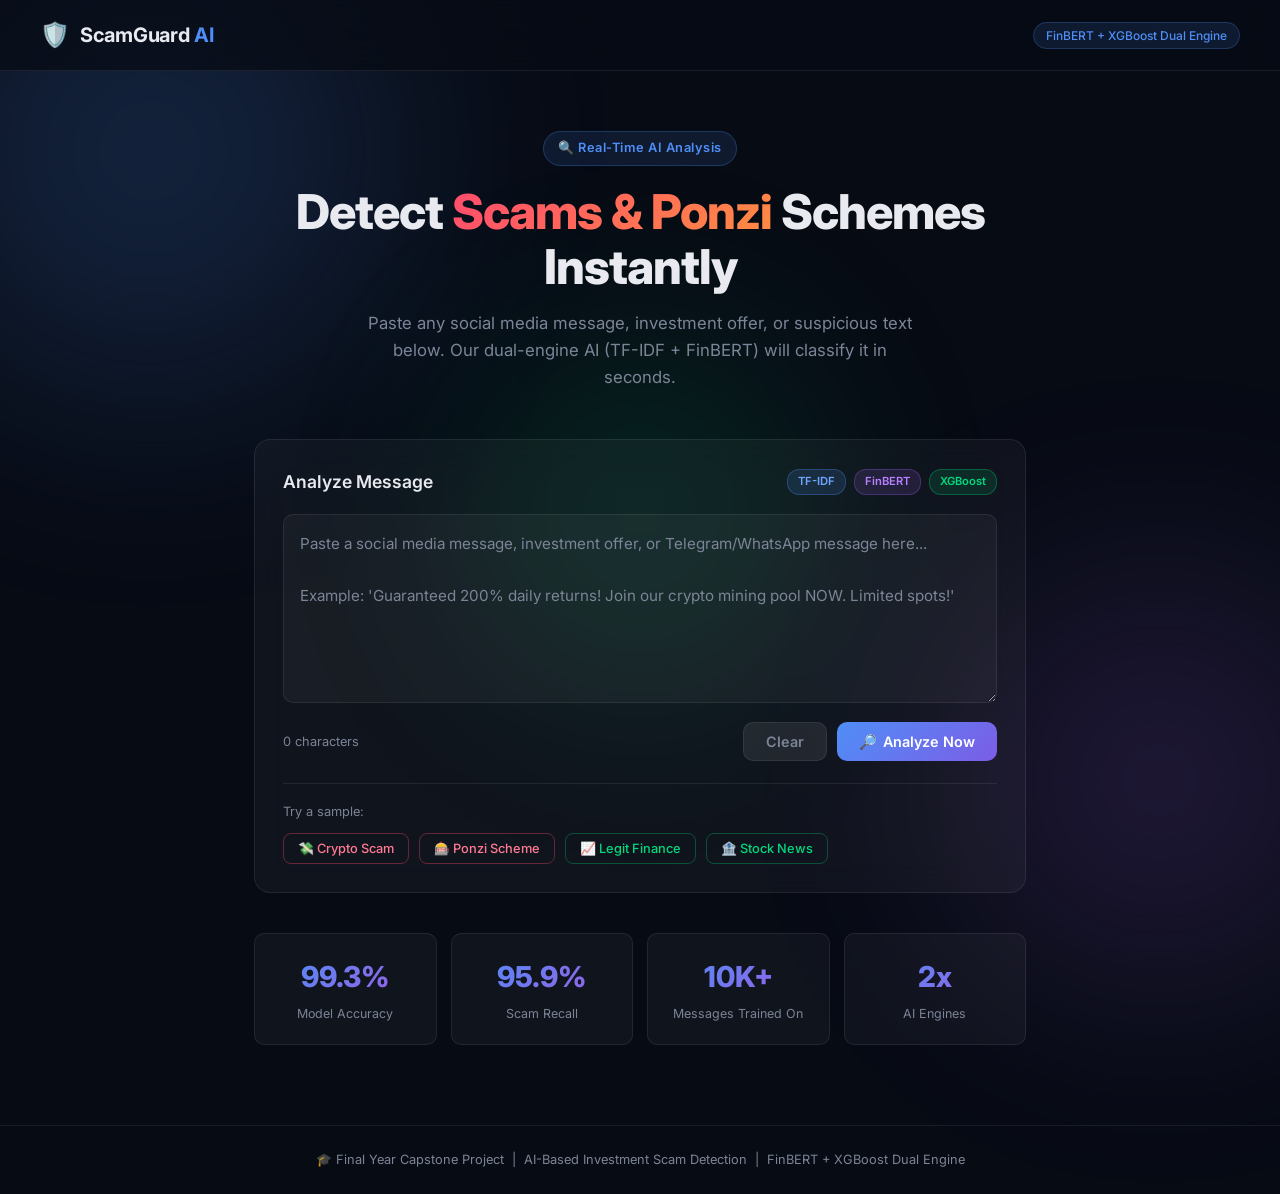
<file: frontend/index.html>
<!DOCTYPE html>
<html lang="en">
<head>
  <meta charset="UTF-8" />
  <meta name="viewport" content="width=device-width, initial-scale=1.0" />
  <title>ScamGuard AI — Investment Scam & Ponzi Detection</title>
  <meta name="description" content="AI-powered system that detects investment scams and Ponzi schemes in social media messages using NLP and machine learning." />
  <link rel="preconnect" href="https://fonts.googleapis.com" />
  <link href="https://fonts.googleapis.com/css2?family=Inter:wght@300;400;500;600;700;800&display=swap" rel="stylesheet" />
  <link rel="stylesheet" href="style.css" />
</head>
<body>

  <!-- Background animated particles -->
  <div class="bg-orb orb1"></div>
  <div class="bg-orb orb2"></div>
  <div class="bg-orb orb3"></div>

  <!-- Header -->
  <header class="header">
    <div class="logo">
      <span class="logo-icon">🛡️</span>
      <span class="logo-text">ScamGuard <span class="logo-ai">AI</span></span>
    </div>
    <nav class="header-nav">
      <span class="nav-badge">FinBERT + XGBoost Dual Engine</span>
    </nav>
  </header>

  <!-- Hero Section -->
  <main class="main">
    <section class="hero">
      <div class="hero-tag">🔍 Real-Time AI Analysis</div>
      <h1 class="hero-title">Detect <span class="gradient-text">Scams & Ponzi</span> Schemes Instantly</h1>
      <p class="hero-subtitle">
        Paste any social media message, investment offer, or suspicious text below.
        Our dual-engine AI (TF-IDF + FinBERT) will classify it in seconds.
      </p>
    </section>

    <!-- Main Card -->
    <div class="card">
      <div class="card-header">
        <h2 class="card-title">Analyze Message</h2>
        <div class="model-badges">
          <span class="badge badge-blue">TF-IDF</span>
          <span class="badge badge-purple">FinBERT</span>
          <span class="badge badge-green">XGBoost</span>
        </div>
      </div>

      <textarea
        id="messageInput"
        class="message-input"
        placeholder="Paste a social media message, investment offer, or Telegram/WhatsApp message here...&#10;&#10;Example: 'Guaranteed 200% daily returns! Join our crypto mining pool NOW. Limited spots!'"
        rows="6"
      ></textarea>

      <div class="input-footer">
        <span id="charCount" class="char-count">0 characters</span>
        <div class="action-buttons">
          <button id="clearBtn" class="btn btn-secondary" onclick="clearInput()">Clear</button>
          <button id="analyzeBtn" class="btn btn-primary" onclick="analyzeText()">
            <span class="btn-icon">🔎</span>
            <span class="btn-text">Analyze Now</span>
          </button>
        </div>
      </div>

      <!-- Sample Messages -->
      <div class="samples">
        <p class="samples-title">Try a sample:</p>
        <div class="samples-grid">
          <button class="sample-btn scam-sample" onclick="loadSample('scam1')">💸 Crypto Scam</button>
          <button class="sample-btn scam-sample" onclick="loadSample('scam2')">🎰 Ponzi Scheme</button>
          <button class="sample-btn legit-sample" onclick="loadSample('legit1')">📈 Legit Finance</button>
          <button class="sample-btn legit-sample" onclick="loadSample('legit2')">🏦 Stock News</button>
        </div>
      </div>
    </div>

    <!-- Result Card -->
    <div id="resultCard" class="result-card hidden">

      <!-- Loading state -->
      <div id="loadingState" class="loading-state">
        <div class="spinner"></div>
        <p>Running dual-engine AI analysis…</p>
      </div>

      <!-- Result state -->
      <div id="resultState" class="result-state hidden">
        <div id="resultBanner" class="result-banner">
          <div class="result-icon-wrap">
            <span id="resultIcon" class="result-icon">?</span>
          </div>
          <div class="result-text">
            <h3 id="resultLabel" class="result-label">-</h3>
            <p id="resultSubtitle" class="result-subtitle">-</p>
          </div>
          <div id="riskBadge" class="risk-badge">-</div>
        </div>

        <!-- Probability Bar -->
        <div class="prob-section">
          <div class="prob-labels">
            <span>Legitimate</span>
            <span>Scam Probability: <strong id="probValue">0%</strong></span>
          </div>
          <div class="prob-bar-bg">
            <div id="probBar" class="prob-bar" style="width: 0%"></div>
          </div>
        </div>

        <!-- Indicator grid -->
        <div class="indicator-grid">
          <div class="indicator-box">
            <div class="indicator-label">AI Confidence</div>
            <div id="confValue" class="indicator-value">—</div>
          </div>
          <div class="indicator-box">
            <div class="indicator-label">Risk Level</div>
            <div id="riskValue" class="indicator-value">—</div>
          </div>
          <div class="indicator-box">
            <div class="indicator-label">Model Engine</div>
            <div class="indicator-value">TF-IDF + FinBERT</div>
          </div>
        </div>

        <button class="btn btn-secondary analyze-another" onclick="reset()">Analyze Another</button>

      </div>
    </div>

    <!-- Stats Row -->
    <section class="stats">
      <div class="stat-card">
        <div class="stat-value">99.3%</div>
        <div class="stat-label">Model Accuracy</div>
      </div>
      <div class="stat-card">
        <div class="stat-value">95.9%</div>
        <div class="stat-label">Scam Recall</div>
      </div>
      <div class="stat-card">
        <div class="stat-value">10K+</div>
        <div class="stat-label">Messages Trained On</div>
      </div>
      <div class="stat-card">
        <div class="stat-value">2x</div>
        <div class="stat-label">AI Engines</div>
      </div>
    </section>

  </main>

  <!-- Footer -->
  <footer class="footer">
    <p>🎓 Final Year Capstone Project &nbsp;|&nbsp; AI-Based Investment Scam Detection &nbsp;|&nbsp; FinBERT + XGBoost Dual Engine</p>
  </footer>

  <script src="app.js"></script>
</body>
</html>
</file>
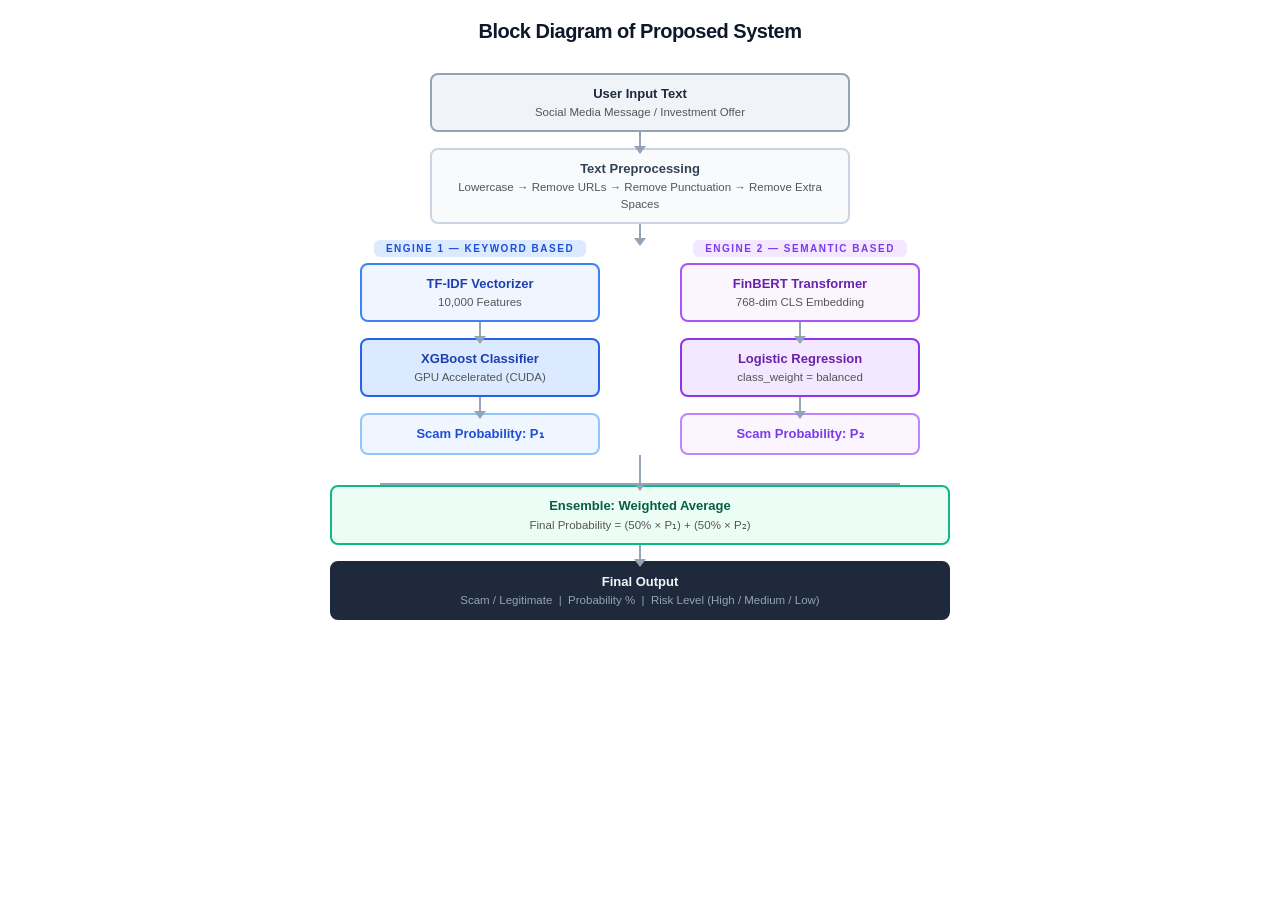
<file: presentation/block_diagram.html>
<!DOCTYPE html>
<html lang="en">

<head>
    <meta charset="UTF-8" />
    <title>Block Diagram</title>
    <style>
        * {
            margin: 0;
            padding: 0;
            box-sizing: border-box;
        }

        body {
            background: #ffffff;
            display: flex;
            justify-content: center;
            align-items: flex-start;
            min-height: 100vh;
            font-family: 'Segoe UI', Tahoma, Geneva, Verdana, sans-serif;
        }

        .diagram {
            display: flex;
            flex-direction: column;
            align-items: center;
            gap: 0;
            padding: 20px 30px;
            width: 1100px;
        }

        .box {
            border-radius: 8px;
            padding: 10px 22px;
            text-align: center;
            font-size: 13px;
            font-weight: 600;
            width: 420px;
            border: 2px solid;
            line-height: 1.4;
        }

        .box-sub {
            font-weight: 400;
            font-size: 11.5px;
            color: #555;
            margin-top: 1px;
        }

        .box-input {
            background: #f0f4f8;
            border-color: #94a3b8;
            color: #1e293b;
        }

        .box-preprocess {
            background: #f8fafc;
            border-color: #cbd5e1;
            color: #334155;
        }

        .box-tfidf {
            background: #eff6ff;
            border-color: #3b82f6;
            color: #1e40af;
        }

        .box-xgb {
            background: #dbeafe;
            border-color: #2563eb;
            color: #1e40af;
        }

        .box-p1 {
            background: #eff6ff;
            border-color: #93c5fd;
            color: #1d4ed8;
        }

        .box-finbert {
            background: #faf5ff;
            border-color: #a855f7;
            color: #6b21a8;
        }

        .box-lr {
            background: #f3e8ff;
            border-color: #9333ea;
            color: #6b21a8;
        }

        .box-p2 {
            background: #faf5ff;
            border-color: #c084fc;
            color: #7c3aed;
        }

        .box-ensemble {
            background: #ecfdf5;
            border-color: #10b981;
            color: #065f46;
            width: 620px;
        }

        .box-output {
            background: #1e293b;
            border-color: #1e293b;
            color: #f1f5f9;
            width: 620px;
        }

        .arrow {
            width: 2px;
            height: 16px;
            background: #94a3b8;
            position: relative;
        }

        .arrow::after {
            content: '';
            position: absolute;
            bottom: -6px;
            left: -5px;
            border-left: 6px solid transparent;
            border-right: 6px solid transparent;
            border-top: 8px solid #94a3b8;
        }

        .split-row {
            display: flex;
            gap: 80px;
            align-items: flex-start;
        }

        .engine-col {
            display: flex;
            flex-direction: column;
            align-items: center;
            gap: 0;
        }

        .engine-label {
            font-size: 10px;
            font-weight: 700;
            text-transform: uppercase;
            letter-spacing: 1.5px;
            margin-bottom: 6px;
            padding: 3px 12px;
            border-radius: 6px;
        }

        .engine-label-blue {
            background: #dbeafe;
            color: #1d4ed8;
        }

        .engine-label-purple {
            background: #f3e8ff;
            color: #7c3aed;
        }

        .merge-lines {
            display: flex;
            align-items: flex-end;
            gap: 0;
            height: 30px;
            position: relative;
            width: 520px;
        }

        .merge-left,
        .merge-right {
            flex: 1;
            height: 100%;
            border-bottom: 2px solid #94a3b8;
        }

        .merge-left {
            border-right: 2px solid #94a3b8;
            border-bottom-right-radius: 0;
        }

        .merge-right {
            border-left: none;
        }

        .merge-center {
            position: absolute;
            bottom: -6px;
            left: 50%;
            transform: translateX(-50%);
            width: 0;
            height: 0;
            border-left: 6px solid transparent;
            border-right: 6px solid transparent;
            border-top: 8px solid #94a3b8;
        }

        .merge-vert {
            position: absolute;
            bottom: 0;
            left: 50%;
            width: 2px;
            height: 2px;
            background: #94a3b8;
        }

        .title-text {
            font-size: 20px;
            font-weight: 700;
            color: #0f172a;
            margin-bottom: 30px;
            letter-spacing: -0.5px;
        }
    </style>
</head>

<body>
    <div class="diagram">

        <div class="title-text">Block Diagram of Proposed System</div>

        <!-- Input -->
        <div class="box box-input">
            User Input Text
            <div class="box-sub">Social Media Message / Investment Offer</div>
        </div>
        <div class="arrow"></div>

        <!-- Preprocessing -->
        <div class="box box-preprocess">
            Text Preprocessing
            <div class="box-sub">Lowercase → Remove URLs → Remove Punctuation → Remove Extra Spaces</div>
        </div>
        <div class="arrow"></div>

        <!-- Split into 2 engines -->
        <div class="split-row">
            <!-- Engine 1 -->
            <div class="engine-col">
                <div class="engine-label engine-label-blue">Engine 1 — Keyword Based</div>
                <div class="box box-tfidf" style="width:240px;">
                    TF-IDF Vectorizer
                    <div class="box-sub">10,000 Features</div>
                </div>
                <div class="arrow"></div>
                <div class="box box-xgb" style="width:240px;">
                    XGBoost Classifier
                    <div class="box-sub">GPU Accelerated (CUDA)</div>
                </div>
                <div class="arrow"></div>
                <div class="box box-p1" style="width:240px;">
                    Scam Probability: P₁
                </div>
            </div>

            <!-- Engine 2 -->
            <div class="engine-col">
                <div class="engine-label engine-label-purple">Engine 2 — Semantic Based</div>
                <div class="box box-finbert" style="width:240px;">
                    FinBERT Transformer
                    <div class="box-sub">768-dim CLS Embedding</div>
                </div>
                <div class="arrow"></div>
                <div class="box box-lr" style="width:240px;">
                    Logistic Regression
                    <div class="box-sub">class_weight = balanced</div>
                </div>
                <div class="arrow"></div>
                <div class="box box-p2" style="width:240px;">
                    Scam Probability: P₂
                </div>
            </div>
        </div>

        <!-- Merge arrows -->
        <div class="merge-lines">
            <div class="merge-left"></div>
            <div class="merge-right"></div>
            <div class="merge-center"></div>
            <div class="merge-vert"></div>
        </div>

        <!-- Ensemble -->
        <div class="box box-ensemble">
            Ensemble: Weighted Average
            <div class="box-sub">Final Probability = (50% × P₁) + (50% × P₂)</div>
        </div>
        <div class="arrow"></div>

        <!-- Output -->
        <div class="box box-output">
            Final Output
            <div class="box-sub" style="color:#94a3b8;">Scam / Legitimate &nbsp;|&nbsp; Probability % &nbsp;|&nbsp; Risk
                Level (High / Medium / Low)</div>
        </div>

    </div>
</body>

</html>
</file>
<file: frontend/style.css>
/* === RESET & BASE === */
*, *::before, *::after { box-sizing: border-box; margin: 0; padding: 0; }

:root {
  --bg: #070b14;
  --surface: rgba(255,255,255,0.04);
  --surface-hover: rgba(255,255,255,0.08);
  --border: rgba(255,255,255,0.08);
  --text: #e8eaf0;
  --text-muted: #7c8497;
  --accent-blue: #4f8ef7;
  --accent-purple: #9b5de5;
  --accent-green: #00d97e;
  --scam-red: #ff4b6e;
  --scam-orange: #ff8c42;
  --legit-green: #00d97e;
  --radius: 16px;
  --radius-sm: 10px;
}

html { scroll-behavior: smooth; }

body {
  background: var(--bg);
  color: var(--text);
  font-family: 'Inter', sans-serif;
  min-height: 100vh;
  overflow-x: hidden;
  line-height: 1.6;
}

/* === BACKGROUND ORBS === */
.bg-orb {
  position: fixed;
  border-radius: 50%;
  filter: blur(120px);
  opacity: 0.18;
  pointer-events: none;
  z-index: 0;
  animation: orbFloat 12s ease-in-out infinite alternate;
}
.orb1 { width: 500px; height: 500px; background: #4f8ef7; top: -100px; left: -100px; }
.orb2 { width: 400px; height: 400px; background: #9b5de5; bottom: -80px; right: -80px; animation-delay: -4s; }
.orb3 { width: 300px; height: 300px; background: #00d97e; top: 40%; left: 50%; transform: translateX(-50%); animation-delay: -8s; }

@keyframes orbFloat {
  from { transform: translateY(0) scale(1); }
  to   { transform: translateY(40px) scale(1.05); }
}

/* === HEADER === */
.header {
  position: sticky; top: 0; z-index: 100;
  display: flex; align-items: center; justify-content: space-between;
  padding: 16px 40px;
  background: rgba(7, 11, 20, 0.75);
  backdrop-filter: blur(20px);
  border-bottom: 1px solid var(--border);
}

.logo { display: flex; align-items: center; gap: 10px; }
.logo-icon { font-size: 1.5rem; }
.logo-text { font-size: 1.25rem; font-weight: 700; letter-spacing: -0.3px; }
.logo-ai { color: var(--accent-blue); }

.nav-badge {
  font-size: 0.75rem; font-weight: 500;
  padding: 5px 12px;
  background: rgba(79,142,247,0.12);
  border: 1px solid rgba(79,142,247,0.25);
  border-radius: 20px;
  color: var(--accent-blue);
}

/* === MAIN === */
.main {
  position: relative; z-index: 1;
  max-width: 820px;
  margin: 0 auto;
  padding: 60px 24px 80px;
}

/* === HERO === */
.hero { text-align: center; margin-bottom: 48px; }
.hero-tag {
  display: inline-block;
  font-size: 0.8rem; font-weight: 600; letter-spacing: 0.5px;
  padding: 6px 14px;
  background: rgba(79,142,247,0.12); border: 1px solid rgba(79,142,247,0.25);
  border-radius: 20px; color: var(--accent-blue);
  margin-bottom: 18px;
}
.hero-title {
  font-size: clamp(2rem, 5vw, 3rem);
  font-weight: 800;
  line-height: 1.15;
  letter-spacing: -1px;
  margin-bottom: 16px;
}
.gradient-text {
  background: linear-gradient(135deg, #ff4b6e, #ff8c42);
  -webkit-background-clip: text;
  -webkit-text-fill-color: transparent;
  background-clip: text;
}
.hero-subtitle {
  font-size: 1.05rem;
  color: var(--text-muted);
  max-width: 560px;
  margin: 0 auto;
}

/* === CARD === */
.card {
  background: var(--surface);
  border: 1px solid var(--border);
  border-radius: var(--radius);
  padding: 28px;
  backdrop-filter: blur(16px);
}

.card-header {
  display: flex; align-items: center; justify-content: space-between;
  margin-bottom: 18px;
}
.card-title { font-size: 1.1rem; font-weight: 600; }
.model-badges { display: flex; gap: 8px; }

.badge {
  font-size: 0.7rem; font-weight: 600; padding: 3px 10px; border-radius: 12px;
}
.badge-blue   { background: rgba(79,142,247,0.15); color: #6fa7ff; border: 1px solid rgba(79,142,247,0.3); }
.badge-purple { background: rgba(155,93,229,0.15); color: #b87fff; border: 1px solid rgba(155,93,229,0.3); }
.badge-green  { background: rgba(0,217,126,0.12);  color: #00d97e; border: 1px solid rgba(0,217,126,0.3); }

/* === TEXTAREA === */
.message-input {
  width: 100%;
  background: rgba(255,255,255,0.04);
  border: 1px solid var(--border);
  border-radius: var(--radius-sm);
  color: var(--text);
  font-family: 'Inter', sans-serif;
  font-size: 0.95rem;
  line-height: 1.7;
  padding: 16px;
  resize: vertical;
  transition: border-color 0.2s;
  outline: none;
}
.message-input::placeholder { color: var(--text-muted); }
.message-input:focus { border-color: rgba(79,142,247,0.5); }

.input-footer {
  display: flex; align-items: center; justify-content: space-between;
  margin-top: 12px;
}
.char-count { font-size: 0.8rem; color: var(--text-muted); }
.action-buttons { display: flex; gap: 10px; }

/* === BUTTONS === */
.btn {
  cursor: pointer; border: none; border-radius: var(--radius-sm);
  font-family: 'Inter', sans-serif; font-weight: 600; font-size: 0.9rem;
  padding: 10px 22px; transition: all 0.2s; display: flex; align-items: center; gap: 6px;
}
.btn-primary {
  background: linear-gradient(135deg, #4f8ef7, #7c5de5);
  color: #fff;
}
.btn-primary:hover { transform: translateY(-1px); box-shadow: 0 8px 24px rgba(79,142,247,0.35); }
.btn-primary:active { transform: translateY(0); }
.btn-primary:disabled { opacity: 0.55; cursor: not-allowed; transform: none; }

.btn-secondary {
  background: var(--surface-hover);
  color: var(--text-muted);
  border: 1px solid var(--border);
}
.btn-secondary:hover { color: var(--text); border-color: rgba(255,255,255,0.2); }

/* === SAMPLE MESSAGES === */
.samples { margin-top: 22px; padding-top: 18px; border-top: 1px solid var(--border); }
.samples-title { font-size: 0.8rem; color: var(--text-muted); margin-bottom: 10px; }
.samples-grid { display: flex; gap: 10px; flex-wrap: wrap; }

.sample-btn {
  cursor: pointer; border: 1px solid; border-radius: 8px;
  font-family: 'Inter', sans-serif; font-size: 0.8rem; font-weight: 500;
  padding: 7px 14px; transition: all 0.15s; background: transparent;
}
.scam-sample  { border-color: rgba(255,75,110,0.35); color: #ff7b94; }
.scam-sample:hover  { background: rgba(255,75,110,0.1); }
.legit-sample { border-color: rgba(0,217,126,0.3);  color: #00d97e; }
.legit-sample:hover { background: rgba(0,217,126,0.08); }

/* === RESULT CARD === */
.result-card {
  background: var(--surface);
  border: 1px solid var(--border);
  border-radius: var(--radius);
  padding: 28px;
  margin-top: 20px;
  backdrop-filter: blur(16px);
}
.hidden { display: none !important; }

/* Loading */
.loading-state {
  display: flex; flex-direction: column; align-items: center; gap: 16px; padding: 24px 0;
  color: var(--text-muted);
}
.spinner {
  width: 40px; height: 40px; border: 3px solid rgba(79,142,247,0.2);
  border-top-color: #4f8ef7; border-radius: 50%;
  animation: spin 0.8s linear infinite;
}
@keyframes spin { to { transform: rotate(360deg); } }

/* Result Banner */
.result-banner {
  display: flex; align-items: center; gap: 18px;
  padding: 20px; border-radius: var(--radius-sm);
  margin-bottom: 24px;
  border: 1px solid;
}
.result-banner.scam-banner  { background: rgba(255,75,110,0.08); border-color: rgba(255,75,110,0.2); }
.result-banner.legit-banner { background: rgba(0,217,126,0.07);  border-color: rgba(0,217,126,0.2); }

.result-icon-wrap {
  width: 52px; height: 52px; border-radius: 14px;
  display: flex; align-items: center; justify-content: center; font-size: 1.6rem;
  flex-shrink: 0;
}
.scam-banner  .result-icon-wrap { background: rgba(255,75,110,0.15); }
.legit-banner .result-icon-wrap { background: rgba(0,217,126,0.12); }

.result-text { flex: 1; }
.result-label { font-size: 1.3rem; font-weight: 700; }
.result-subtitle { font-size: 0.85rem; color: var(--text-muted); margin-top: 2px; }

.risk-badge {
  font-size: 0.75rem; font-weight: 700; letter-spacing: 0.8px;
  text-transform: uppercase; padding: 5px 14px; border-radius: 20px; border: 1px solid;
}
.risk-high   { background: rgba(255,75,110,0.15);   color: #ff4b6e; border-color: rgba(255,75,110,0.4); }
.risk-medium { background: rgba(255,140,66,0.15);   color: #ff8c42; border-color: rgba(255,140,66,0.4); }
.risk-low    { background: rgba(0,217,126,0.12);    color: #00d97e; border-color: rgba(0,217,126,0.35); }

/* Probability bar */
.prob-section { margin-bottom: 24px; }
.prob-labels {
  display: flex; justify-content: space-between;
  font-size: 0.82rem; color: var(--text-muted); margin-bottom: 8px;
}
.prob-labels strong { color: var(--text); }
.prob-bar-bg {
  height: 8px; background: rgba(255,255,255,0.07);
  border-radius: 4px; overflow: hidden;
}
.prob-bar {
  height: 100%; border-radius: 4px;
  background: linear-gradient(90deg, #ff4b6e, #ff8c42);
  transition: width 0.8s cubic-bezier(0.16, 1, 0.3, 1);
}

/* Indicator grid */
.indicator-grid {
  display: grid; grid-template-columns: repeat(3, 1fr); gap: 12px;
  margin-bottom: 24px;
}
.indicator-box {
  background: rgba(255,255,255,0.04); border: 1px solid var(--border);
  border-radius: var(--radius-sm); padding: 14px 16px; text-align: center;
}
.indicator-label { font-size: 0.75rem; color: var(--text-muted); margin-bottom: 6px; }
.indicator-value { font-size: 1rem; font-weight: 700; }

.analyze-another { width: 100%; justify-content: center; }

/* === STATS === */
.stats {
  display: grid; grid-template-columns: repeat(4, 1fr); gap: 14px;
  margin-top: 40px;
}
.stat-card {
  background: var(--surface); border: 1px solid var(--border);
  border-radius: var(--radius-sm); padding: 20px; text-align: center;
  transition: border-color 0.2s;
}
.stat-card:hover { border-color: rgba(79,142,247,0.3); }
.stat-value { font-size: 1.8rem; font-weight: 800; background: linear-gradient(135deg,#4f8ef7,#9b5de5); -webkit-background-clip: text; -webkit-text-fill-color: transparent; background-clip: text; }
.stat-label { font-size: 0.78rem; color: var(--text-muted); margin-top: 4px; }

/* === FOOTER === */
.footer {
  text-align: center; padding: 24px;
  font-size: 0.8rem; color: var(--text-muted);
  border-top: 1px solid var(--border);
  position: relative; z-index: 1;
}

/* === RESPONSIVE === */
@media (max-width: 600px) {
  .header { padding: 14px 18px; }
  .stats { grid-template-columns: repeat(2, 1fr); }
  .indicator-grid { grid-template-columns: 1fr 1fr; }
  .card-header { flex-direction: column; align-items: flex-start; gap: 10px; }
}
</file>
